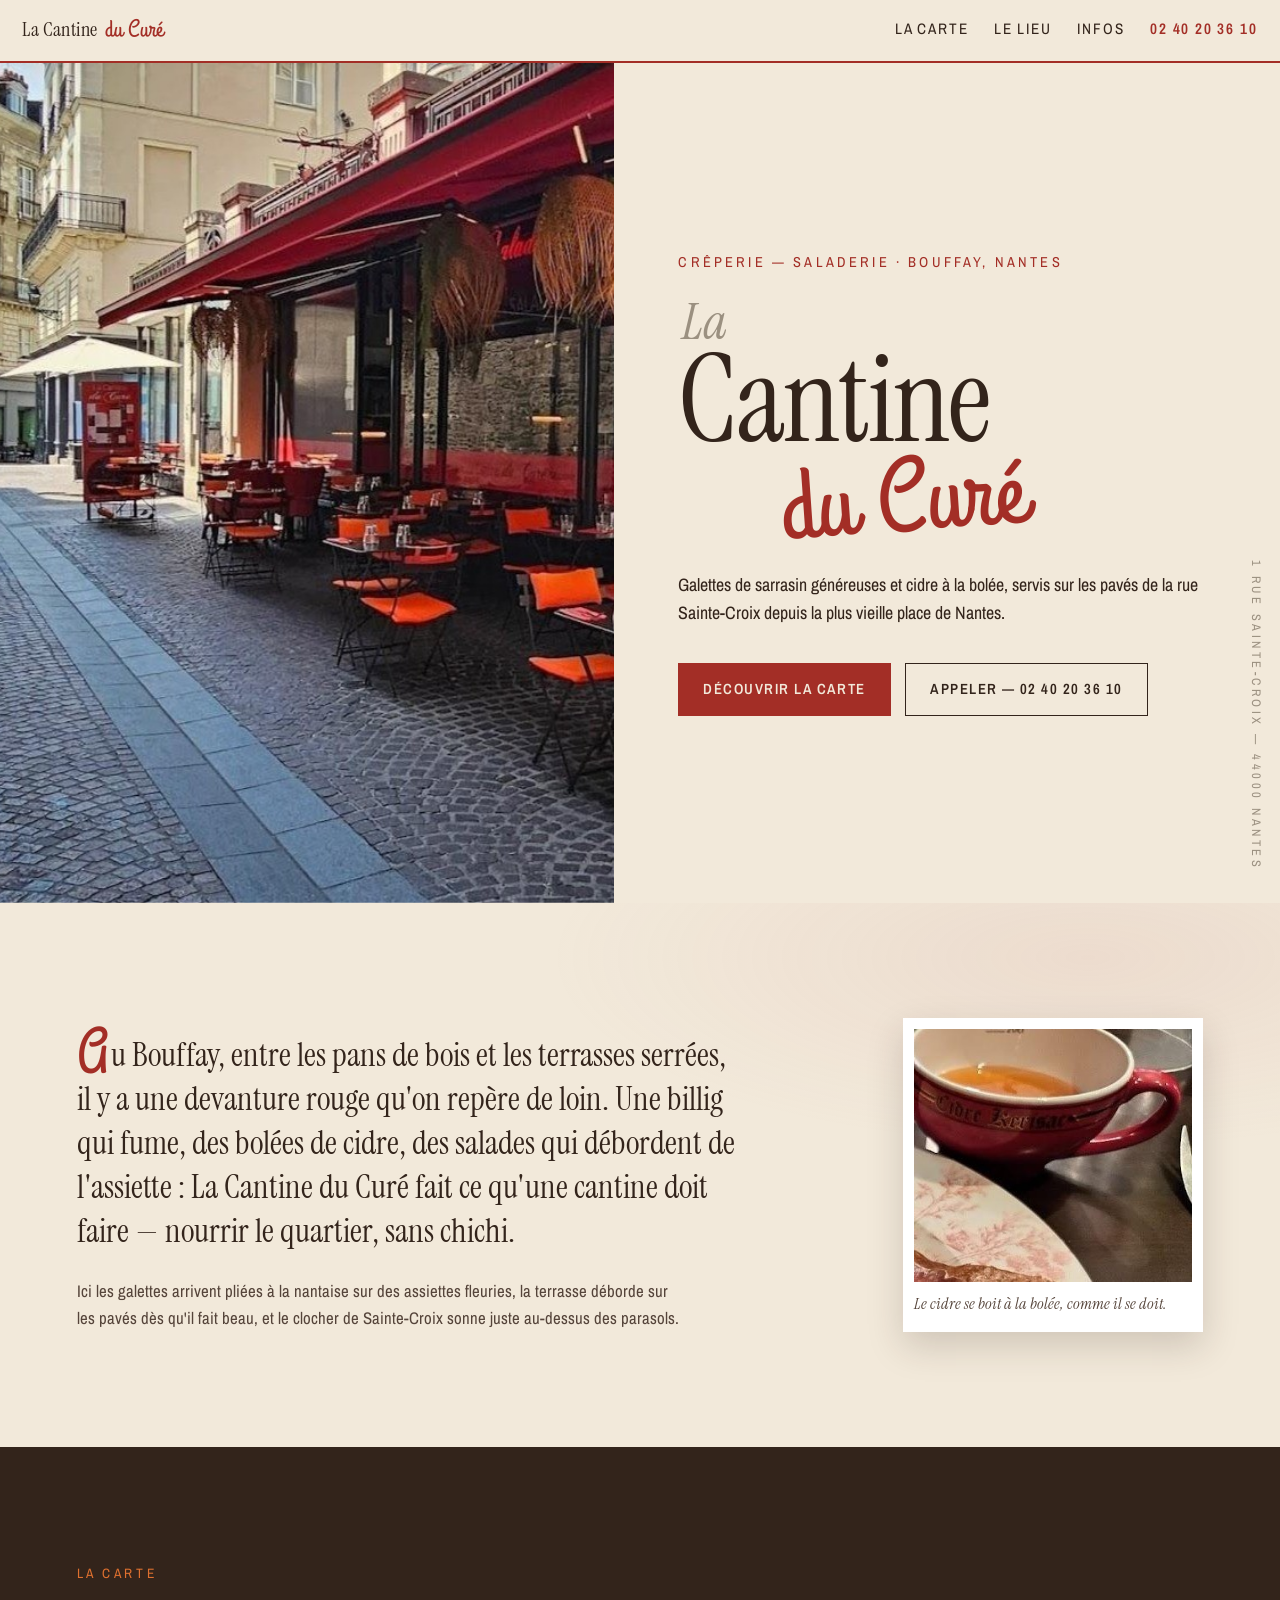
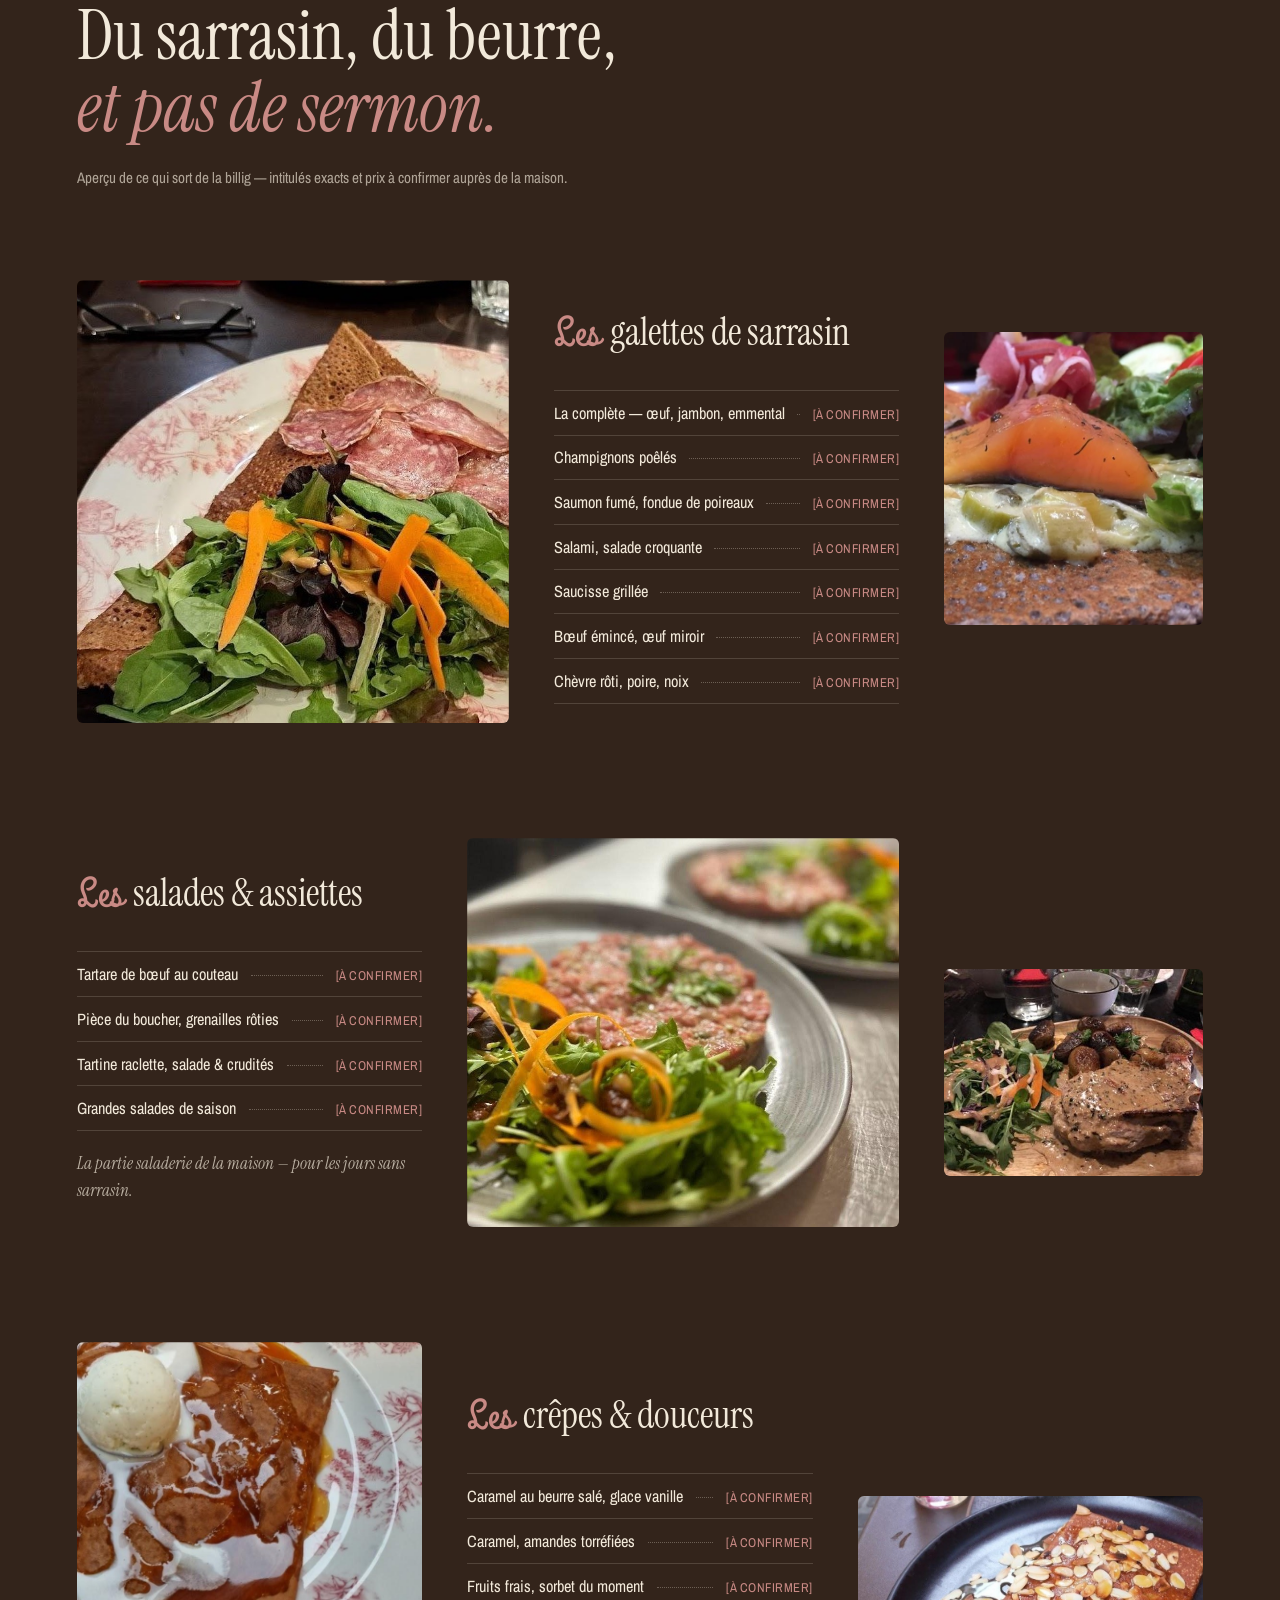
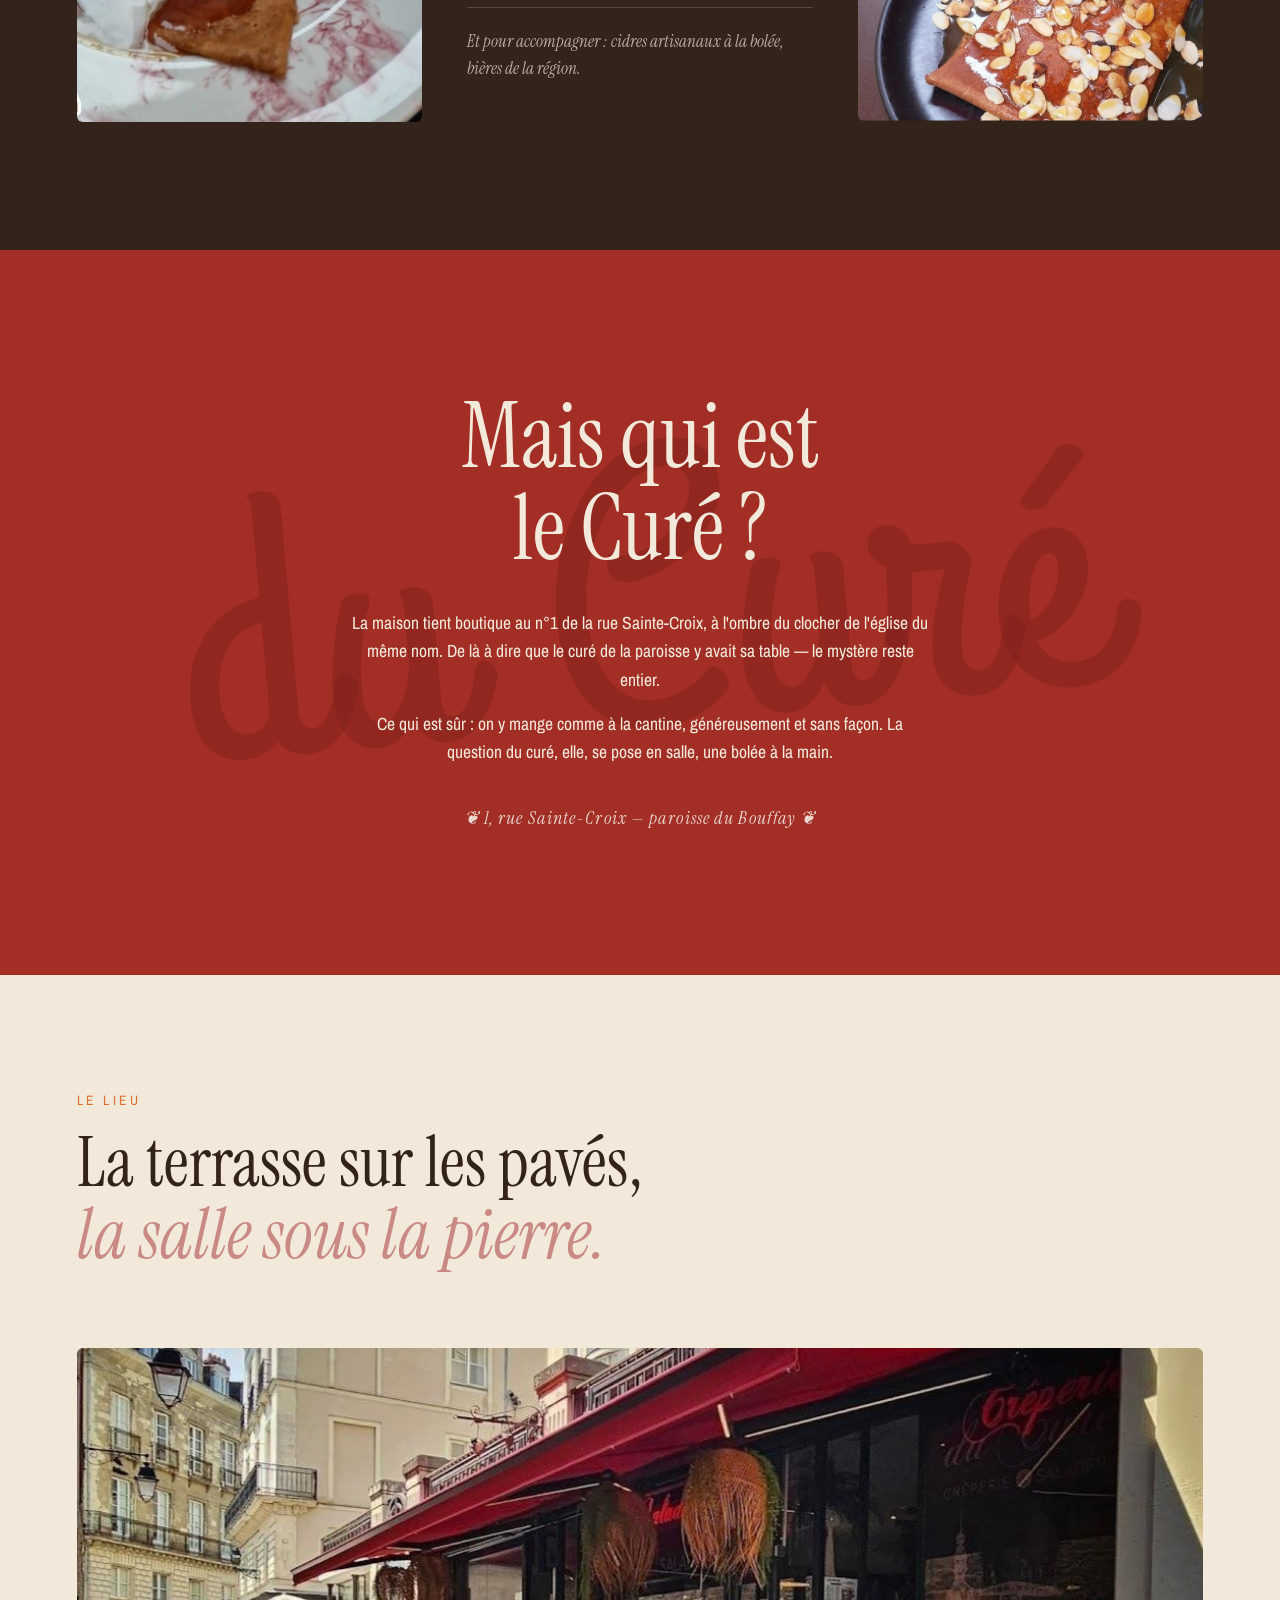
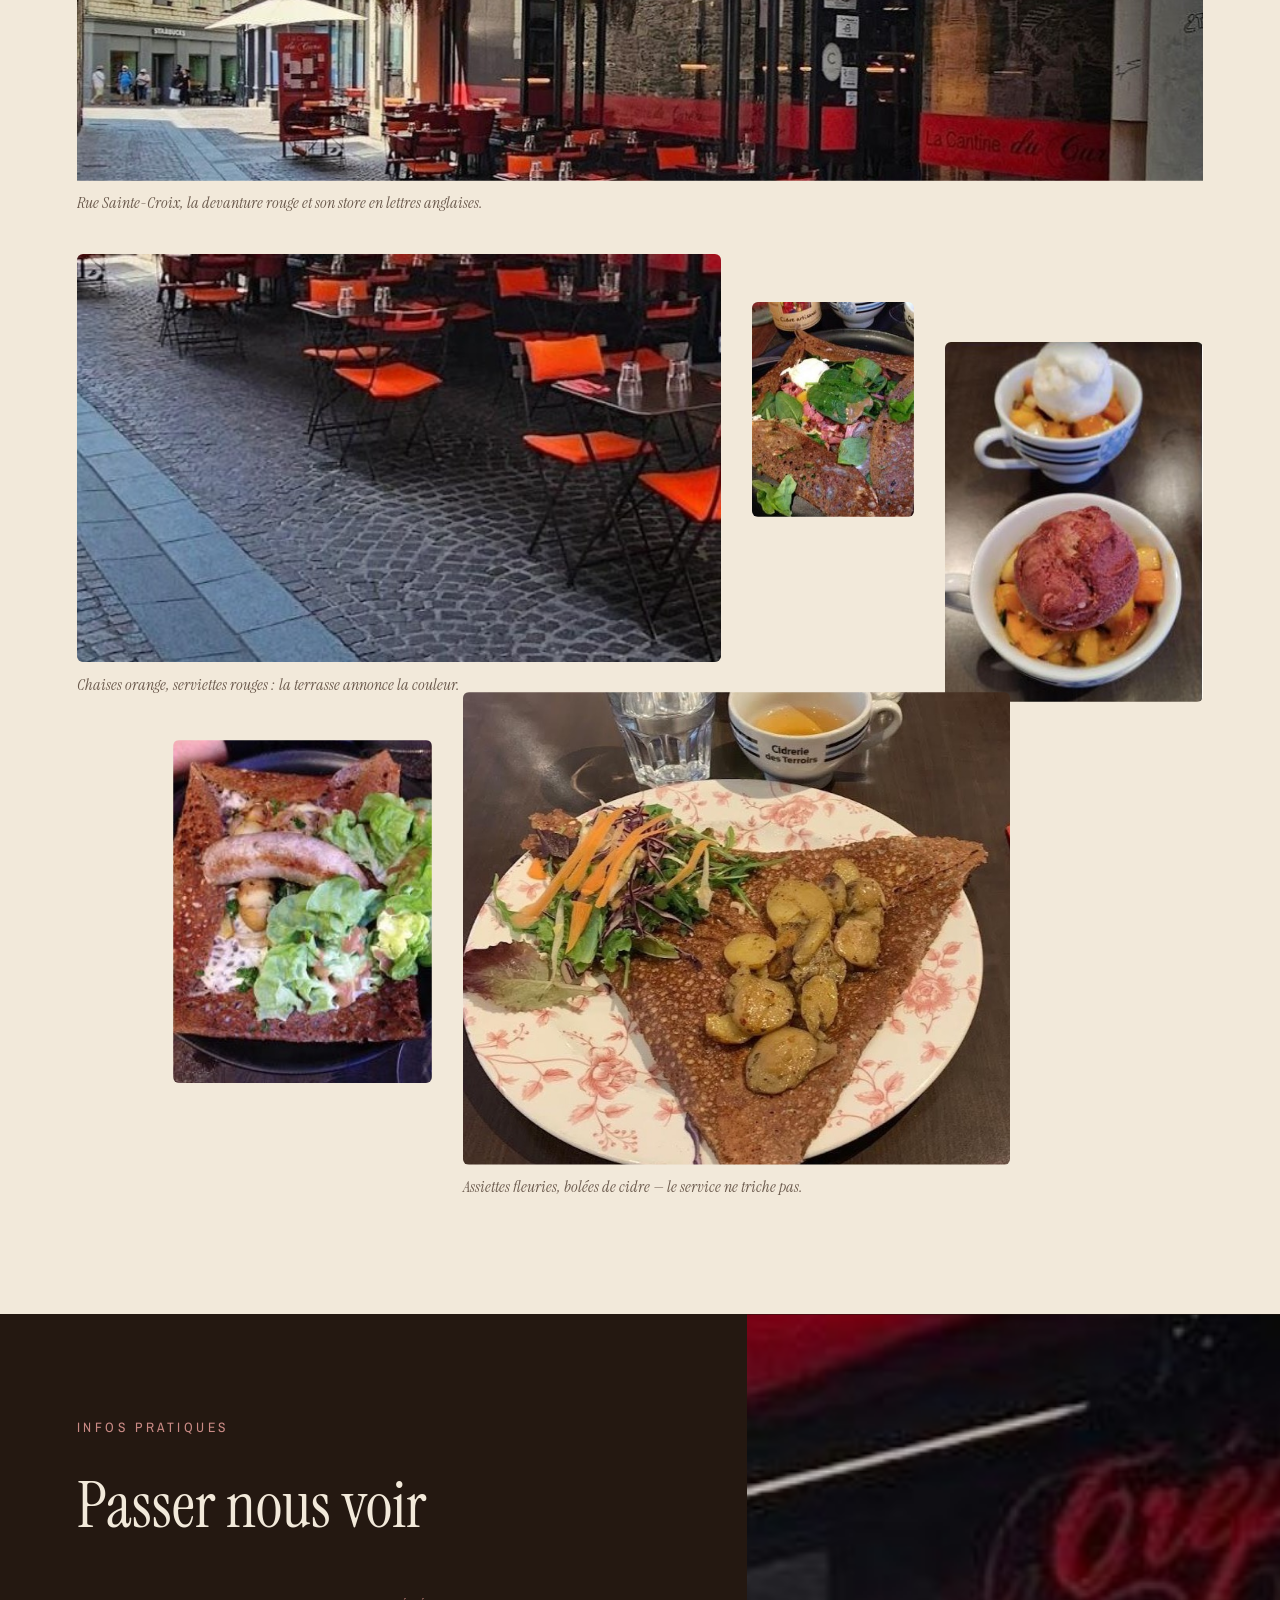
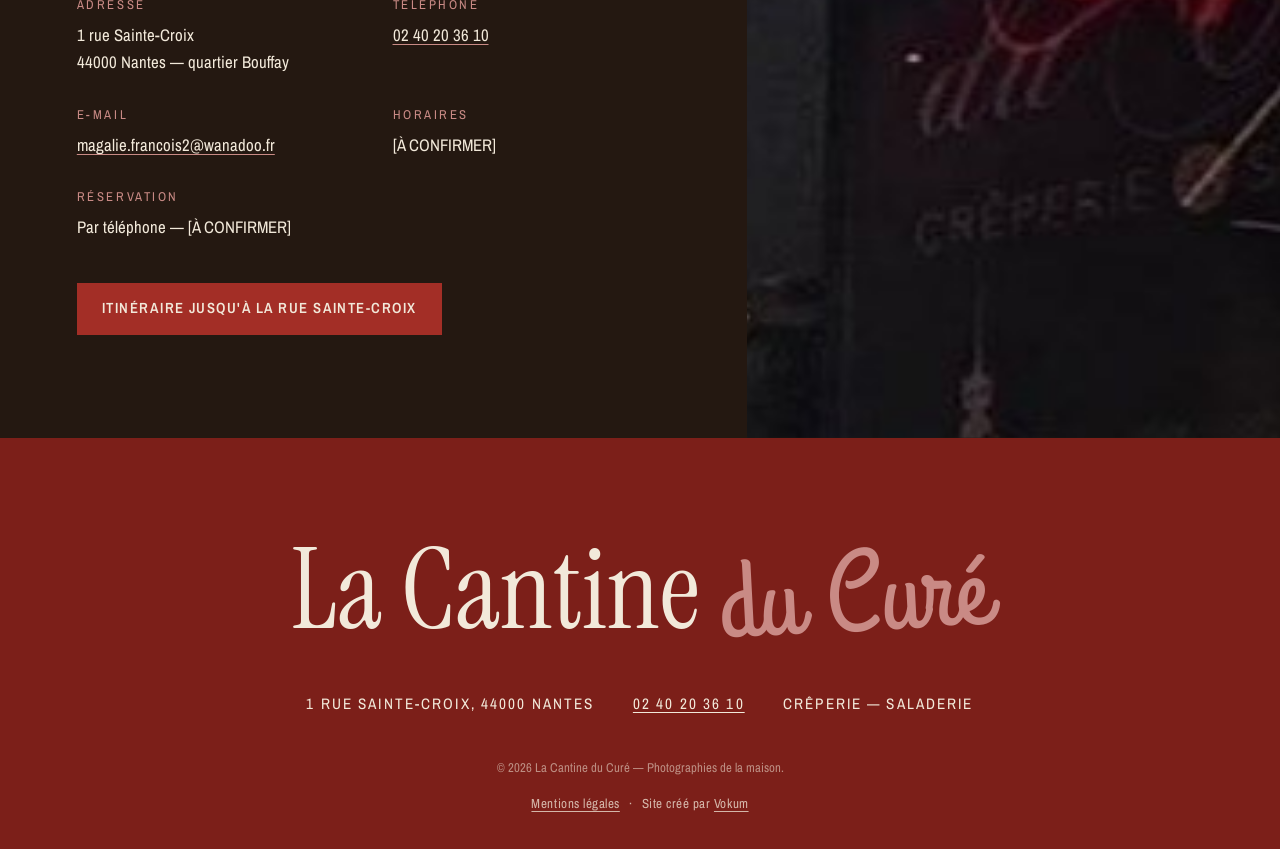
<file: index.html>
<!DOCTYPE html>
<html lang="fr">
<head>
  <meta charset="UTF-8">
  <meta name="viewport" content="width=device-width, initial-scale=1.0">
  <title>La Cantine du Curé — Crêperie &amp; saladerie au Bouffay, Nantes</title>
<link rel="canonical" href="https://lacantineducure-site.vercel.app/">
  <meta name="description" content="La Cantine du Curé, crêperie-saladerie au cœur du Bouffay à Nantes. Galettes de sarrasin généreuses, cidre à la bolée et terrasse sur les pavés de la rue Sainte-Croix.">
  <meta property="og:title" content="La Cantine du Curé — Crêperie &amp; saladerie au Bouffay, Nantes">
  <meta property="og:description" content="Galettes de sarrasin, cidre à la bolée et terrasse sur les pavés, à l'ombre du clocher de Sainte-Croix.">
  <meta property="og:image" content="https://lacantineducure-site.vercel.app/photos/facade.jpg">
  <meta property="og:type" content="website">
  <meta property="og:locale" content="fr_FR">
  <link rel="preconnect" href="https://fonts.googleapis.com">
  <link rel="preconnect" href="https://fonts.gstatic.com" crossorigin>
  <link href="https://fonts.googleapis.com/css2?family=Instrument+Serif:ital@0;1&family=Grand+Hotel&family=Archivo+Narrow:wght@400;500;600&display=swap" rel="stylesheet">
  <link rel="stylesheet" href="styles.css">
  <script>
    (function () {
      var noanim = window.location.search.indexOf('noanim') !== -1;
      var reduce = window.matchMedia && window.matchMedia('(prefers-reduced-motion: reduce)').matches;
      if (!noanim && !reduce) document.documentElement.classList.add('anim-open');
    })();
  </script>
  <script type="application/ld+json">
{
  "@context": "https://schema.org",
  "@type": "Restaurant",
  "name": "La Cantine du Curé",
  "servesCuisine": [
    "Crêperie",
    "Saladerie"
  ],
  "address": {
    "@type": "PostalAddress",
    "streetAddress": "1 rue Sainte-Croix",
    "addressLocality": "Nantes",
    "postalCode": "44000",
    "addressCountry": "FR"
  },
  "telephone": "+33240203610",
  "email": "magalie.francois2@wanadoo.fr",
  "url": "https://lacantineducure-site.vercel.app/",
  "image": "https://lacantineducure-site.vercel.app/photos/facade.jpg"
}
</script>
</head>
<body>

  <div class="ouverture" id="ouverture" aria-hidden="true">
    <div class="ouverture-inner">
      <p class="ouverture-sur">Crêperie — Saladerie · Bouffay</p>
      <p class="ouverture-cantine">La Cantine</p>
      <p class="ouverture-cure">du Curé</p>
      <p class="ouverture-orn">❦</p>
    </div>
  </div>

  <a class="skip-link" href="#carte">Aller à la carte</a>

  <header class="site-header" id="haut">
    <a href="#haut" class="brand" aria-label="La Cantine du Curé — retour en haut">
      <span class="brand-cantine">La Cantine</span>
      <span class="brand-cure">du Curé</span>
    </a>
    <nav class="site-nav" aria-label="Navigation principale">
      <a href="#carte">La carte</a>
      <a href="#lieu">Le lieu</a>
      <a href="#infos">Infos</a>
      <a href="tel:+33240203610" class="nav-tel">02 40 20 36 10</a>
    </nav>
    <button class="nav-toggle" aria-label="Ouvrir le menu" aria-expanded="false" aria-controls="menu-mobile">
      <span></span><span></span>
    </button>
  </header>

  <div class="menu-mobile" id="menu-mobile" hidden>
    <a href="#carte">La carte</a>
    <a href="#lieu">Le lieu</a>
    <a href="#infos">Infos</a>
    <a href="tel:+33240203610">02 40 20 36 10</a>
  </div>

  <!-- ============ HERO ============ -->
  <section class="hero">
    <figure class="hero-photo">
      <img src="photos/facade.jpg" alt="La façade rouge de La Cantine du Curé et sa terrasse aux chaises orange, sur les pavés de la rue Sainte-Croix à Nantes" fetchpriority="high" width="742" height="738" decoding="async">
    </figure>
    <div class="hero-panel">
      <p class="hero-sur">Crêperie — Saladerie · Bouffay, Nantes</p>
      <h1 class="hero-titre">
        <span class="ht-1">La</span>
        <span class="ht-2">Cantine</span>
        <span class="ht-3">du Curé</span>
      </h1>
      <p class="hero-promesse">Galettes de sarrasin généreuses et cidre à la bolée, servis sur les pavés de la rue Sainte-Croix depuis la plus vieille place de Nantes.</p>
      <div class="hero-actions">
        <a class="btn btn-plein" href="#carte">Découvrir la carte</a>
        <a class="btn btn-ligne" href="tel:+33240203610">Appeler — 02 40 20 36 10</a>
      </div>
    </div>
    <p class="hero-vertical" aria-hidden="true">1 rue Sainte-Croix — 44000 Nantes</p>
  </section>

  <!-- ============ INTRO ============ -->
  <section class="intro">
    <div class="intro-texte reveal">
      <p class="intro-lead"><span class="lettrine">A</span>u Bouffay, entre les pans de bois et les terrasses serrées, il y a une devanture rouge qu'on repère de loin. Une billig qui fume, des bolées de cidre, des salades qui débordent de l'assiette&nbsp;: La Cantine du Curé fait ce qu'une cantine doit faire — nourrir le quartier, sans chichi.</p>
      <p>Ici les galettes arrivent pliées à la nantaise sur des assiettes fleuries, la terrasse déborde sur les pavés dès qu'il fait beau, et le clocher de Sainte-Croix sonne juste au-dessus des parasols.</p>
    </div>
    <figure class="intro-bolee reveal">
      <img src="photos/bolee-cidre.jpg" alt="Bolée de cidre Kerisac en céramique rouge" loading="lazy" width="330" height="300" decoding="async">
      <figcaption>Le cidre se boit à la bolée, comme il se doit.</figcaption>
    </figure>
  </section>

  <!-- ============ CARTE ============ -->
  <section class="carte" id="carte">
    <header class="carte-entete reveal">
      <p class="sur-titre">La carte</p>
      <h2>Du sarrasin, du beurre,<br><em>et pas de sermon.</em></h2>
      <p class="carte-note">Aperçu de ce qui sort de la billig — intitulés exacts et prix à confirmer auprès de la maison.</p>
    </header>

    <!-- Volet galettes -->
    <article class="volet volet-galettes">
      <figure class="volet-photo reveal-clip">
        <img src="photos/galette-salami.jpg" alt="Galette de sarrasin au salami et salade, servie sur une assiette en toile de Jouy avec une bolée de cidre Kerisac" loading="lazy" width="644" height="668" decoding="async">
      </figure>
      <div class="volet-liste reveal">
        <h3><span class="script-accent">Les</span> galettes de sarrasin</h3>
        <ul class="menu-liste">
          <li><span class="plat">La complète — œuf, jambon, emmental</span><span class="prix">[À CONFIRMER]</span></li>
          <li><span class="plat">Champignons poêlés</span><span class="prix">[À CONFIRMER]</span></li>
          <li><span class="plat">Saumon fumé, fondue de poireaux</span><span class="prix">[À CONFIRMER]</span></li>
          <li><span class="plat">Salami, salade croquante</span><span class="prix">[À CONFIRMER]</span></li>
          <li><span class="plat">Saucisse grillée</span><span class="prix">[À CONFIRMER]</span></li>
          <li><span class="plat">Bœuf émincé, œuf miroir</span><span class="prix">[À CONFIRMER]</span></li>
          <li><span class="plat">Chèvre rôti, poire, noix</span><span class="prix">[À CONFIRMER]</span></li>
        </ul>
      </div>
      <figure class="volet-insert reveal-clip">
        <img src="photos/galette-saumon.jpg" alt="Gros plan sur une galette au saumon fumé et à la fondue de poireaux" loading="lazy" width="828" height="665" decoding="async">
      </figure>
    </article>

    <!-- Volet assiettes -->
    <article class="volet volet-assiettes">
      <div class="volet-liste reveal">
        <h3><span class="script-accent">Les</span> salades &amp; assiettes</h3>
        <ul class="menu-liste">
          <li><span class="plat">Tartare de bœuf au couteau</span><span class="prix">[À CONFIRMER]</span></li>
          <li><span class="plat">Pièce du boucher, grenailles rôties</span><span class="prix">[À CONFIRMER]</span></li>
          <li><span class="plat">Tartine raclette, salade &amp; crudités</span><span class="prix">[À CONFIRMER]</span></li>
          <li><span class="plat">Grandes salades de saison</span><span class="prix">[À CONFIRMER]</span></li>
        </ul>
        <p class="volet-mention">La partie saladerie de la maison — pour les jours sans sarrasin.</p>
      </div>
      <figure class="volet-photo reveal-clip">
        <img src="photos/tartare.jpg" alt="Tartare de bœuf au couteau et salade aux copeaux de carotte" loading="lazy" width="830" height="742" decoding="async">
      </figure>
      <figure class="volet-insert insert-bas reveal-clip">
        <img src="photos/piece-boucher.jpg" alt="Pièce du boucher sauce au poivre et pommes grenailles" loading="lazy" width="432" height="316" decoding="async">
      </figure>
    </article>

    <!-- Volet douceurs -->
    <article class="volet volet-douceurs">
      <figure class="volet-photo reveal-clip">
        <img src="photos/crepe-glace-caramel.jpg" alt="Crêpe au caramel au beurre salé et glace vanille sur assiette en toile de Jouy" loading="lazy" width="720" height="800" decoding="async">
      </figure>
      <div class="volet-liste reveal">
        <h3><span class="script-accent">Les</span> crêpes &amp; douceurs</h3>
        <ul class="menu-liste">
          <li><span class="plat">Caramel au beurre salé, glace vanille</span><span class="prix">[À CONFIRMER]</span></li>
          <li><span class="plat">Caramel, amandes torréfiées</span><span class="prix">[À CONFIRMER]</span></li>
          <li><span class="plat">Fruits frais, sorbet du moment</span><span class="prix">[À CONFIRMER]</span></li>
        </ul>
        <p class="volet-mention">Et pour accompagner&nbsp;: cidres artisanaux à la bolée, bières de la région.</p>
      </div>
      <figure class="volet-insert reveal-clip">
        <img src="photos/crepe-caramel-amandes.jpg" alt="Crêpe nappée de caramel et d'amandes effilées torréfiées, servie en terrasse" loading="lazy" width="968" height="558" decoding="async">
      </figure>
    </article>
  </section>

  <!-- ============ SIGNATURE ============ -->
  <section class="cure">
    <div class="cure-inner">
      <p class="cure-script" aria-hidden="true">du Curé</p>
      <h2 class="reveal">Mais qui est<br>le Curé&nbsp;?</h2>
      <div class="cure-texte reveal">
        <p>La maison tient boutique au n°1 de la rue Sainte-Croix, à l'ombre du clocher de l'église du même nom. De là à dire que le curé de la paroisse y avait sa table&nbsp;— le mystère reste entier.</p>
        <p>Ce qui est sûr&nbsp;: on y mange comme à la cantine, généreusement et sans façon. La question du curé, elle, se pose en salle, une bolée à la main.</p>
      </div>
      <p class="cure-adresse reveal">❦ 1, rue Sainte-Croix — paroisse du Bouffay ❦</p>
    </div>
  </section>

  <!-- ============ LIEU / AMBIANCE ============ -->
  <section class="lieu" id="lieu">
    <header class="lieu-entete reveal">
      <p class="sur-titre">Le lieu</p>
      <h2>La terrasse sur les pavés,<br><em>la salle sous la pierre.</em></h2>
    </header>

    <figure class="lieu-bandeau reveal-clip">
      <img src="photos/facade-bandeau.jpg" alt="Le store rouge de la crêperie et les toits du Bouffay, rue Sainte-Croix" loading="lazy" width="1106" height="425" decoding="async">
      <figcaption>Rue Sainte-Croix, la devanture rouge et son store en lettres anglaises.</figcaption>
    </figure>

    <div class="lieu-galerie">
      <figure class="lg-terrasse reveal-clip">
        <img src="photos/terrasse.jpg" alt="Les chaises pliantes orange de la terrasse sur les pavés du Bouffay" loading="lazy" width="505" height="320" decoding="async">
        <figcaption>Chaises orange, serviettes rouges&nbsp;: la terrasse annonce la couleur.</figcaption>
      </figure>
      <figure class="lg-oeuf reveal-clip">
        <img src="photos/galette-oeuf.jpg" alt="Galette garnie servie sur plaque, vue en salle" loading="lazy" width="234" height="310" decoding="async">
      </figure>
      <figure class="lg-sorbet reveal-clip">
        <img src="photos/dessert-sorbet.jpg" alt="Coupes de fruits frais et sorbets dans des bols en céramique" loading="lazy" width="248" height="345" decoding="async">
      </figure>
      <figure class="lg-saucisse reveal-clip">
        <img src="photos/galette-saucisse.jpg" alt="Galette à la saucisse grillée et salade verte" loading="lazy" width="234" height="310" decoding="async">
      </figure>
      <figure class="lg-champi reveal-clip">
        <img src="photos/galette-champignons.jpg" alt="Galette aux champignons poêlés sur assiette en toile de Jouy, bolée de la Cidrerie des Terroirs" loading="lazy" width="696" height="673" decoding="async">
        <figcaption>Assiettes fleuries, bolées de cidre — le service ne triche pas.</figcaption>
      </figure>
    </div>
  </section>

  <!-- ============ INFOS ============ -->
  <section class="infos" id="infos">
    <div class="infos-bloc reveal">
      <p class="sur-titre clair">Infos pratiques</p>
      <h2>Passer nous voir</h2>
      <dl class="infos-liste">
        <div>
          <dt>Adresse</dt>
          <dd>1 rue Sainte-Croix<br>44000 Nantes — quartier Bouffay</dd>
        </div>
        <div>
          <dt>Téléphone</dt>
          <dd><a href="tel:+33240203610">02 40 20 36 10</a></dd>
        </div>
        <div>
          <dt>E-mail</dt>
          <dd><a href="mailto:magalie.francois2@wanadoo.fr">magalie.francois2@wanadoo.fr</a></dd>
        </div>
        <div>
          <dt>Horaires</dt>
          <dd>[À CONFIRMER]</dd>
        </div>
        <div>
          <dt>Réservation</dt>
          <dd>Par téléphone — [À CONFIRMER]</dd>
        </div>
      </dl>
      <a class="btn btn-plein" href="https://www.google.com/maps/dir/?api=1&destination=1+rue+Sainte-Croix+44000+Nantes" target="_blank" rel="noopener">Itinéraire jusqu'à la rue Sainte-Croix</a>
    </div>
    <figure class="infos-photo reveal-clip">
      <img src="photos/enseigne-script.jpg" alt="Le lettrage anglais « Crêperie du Curé » peint sur le store rouge" loading="lazy" width="456" height="200" decoding="async">
    </figure>
  </section>

  <!-- ============ FOOTER ============ -->
  <footer class="footer">
    <p class="footer-script">La Cantine <span>du Curé</span></p>
    <div class="footer-ligne">
      <p>1 rue Sainte-Croix, 44000 Nantes</p>
      <a href="tel:+33240203610">02 40 20 36 10</a>
      <p>Crêperie — Saladerie</p>
    </div>
    <p class="footer-mention">© <span id="annee">2026</span> La Cantine du Curé — Photographies de la maison.</p>
    <p class="footer-legal">
      <a href="mentions-legales.html">Mentions légales</a>
      <span aria-hidden="true">·</span>
      Site créé par <a href="https://vokumagency.com" target="_blank" rel="noopener">Vokum</a>
    </p>
  </footer>

  <script src="script.js"></script>
</body>
</html>
</file>
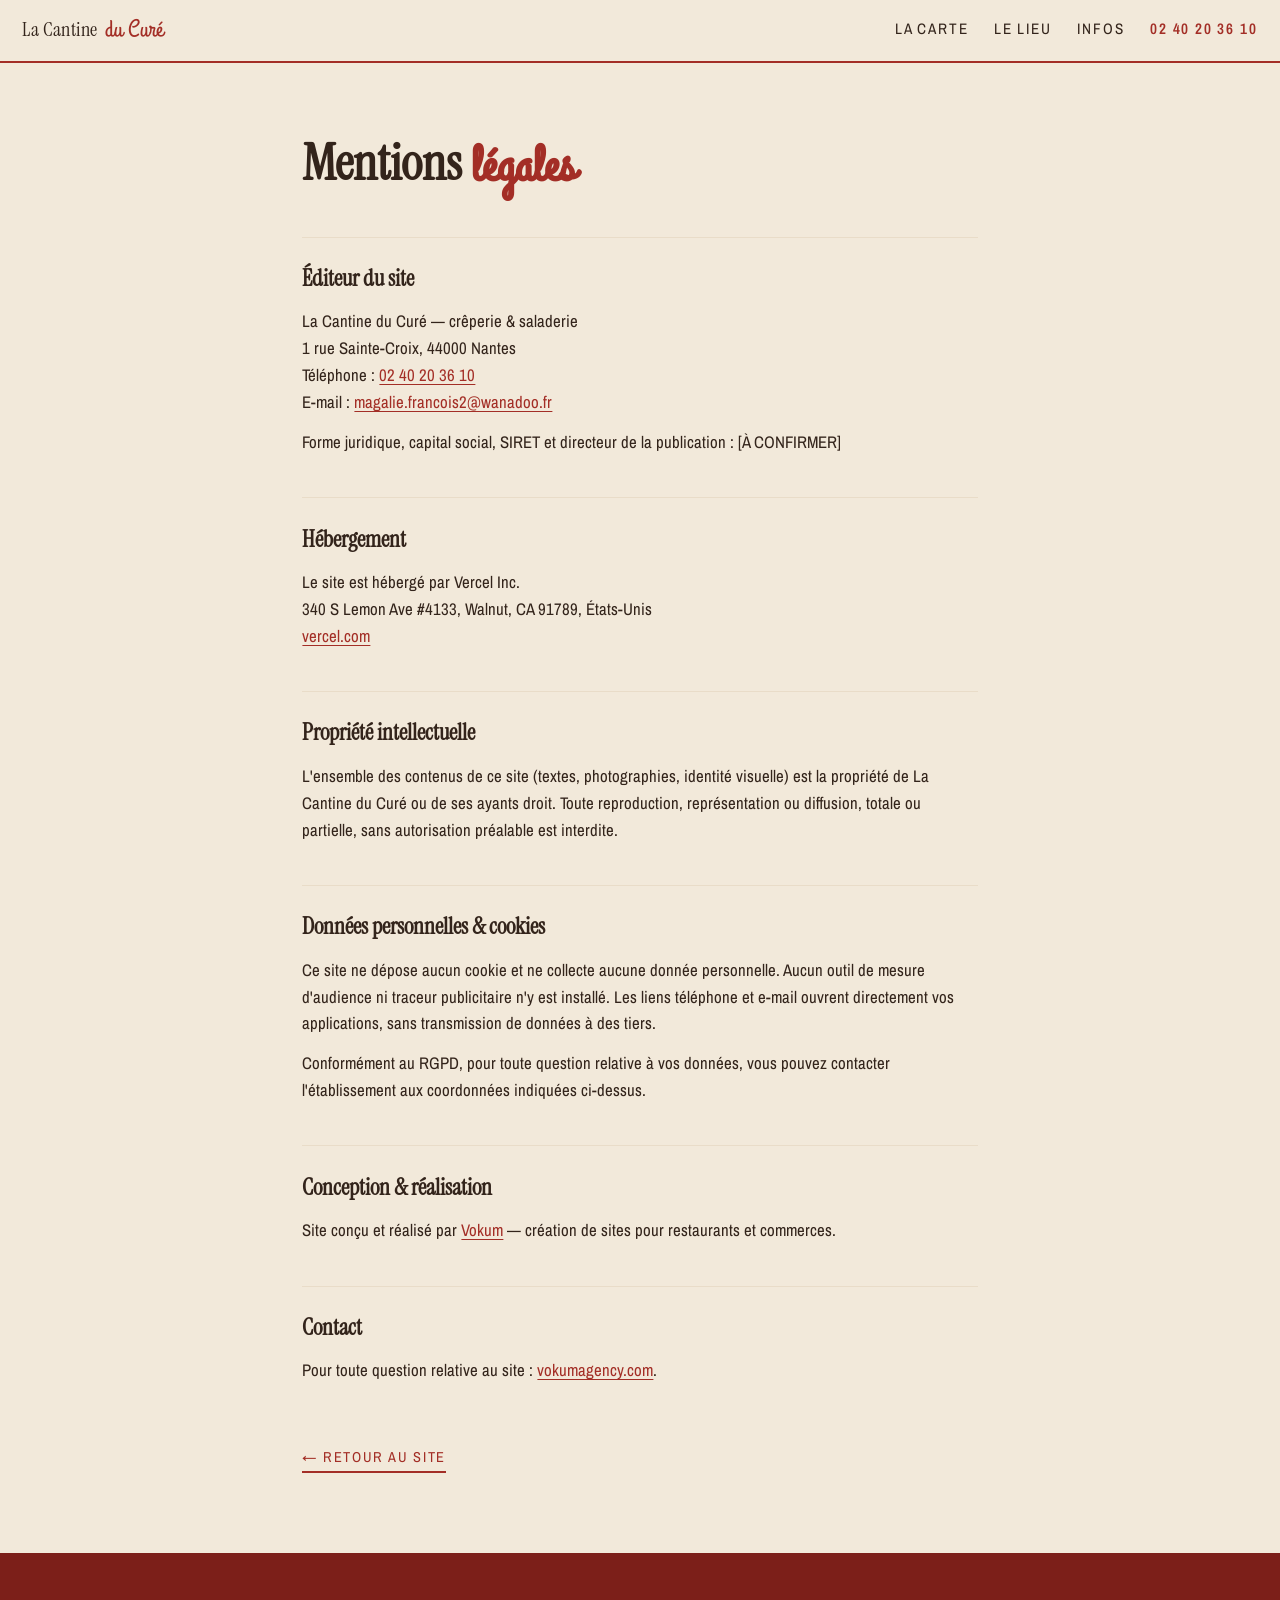
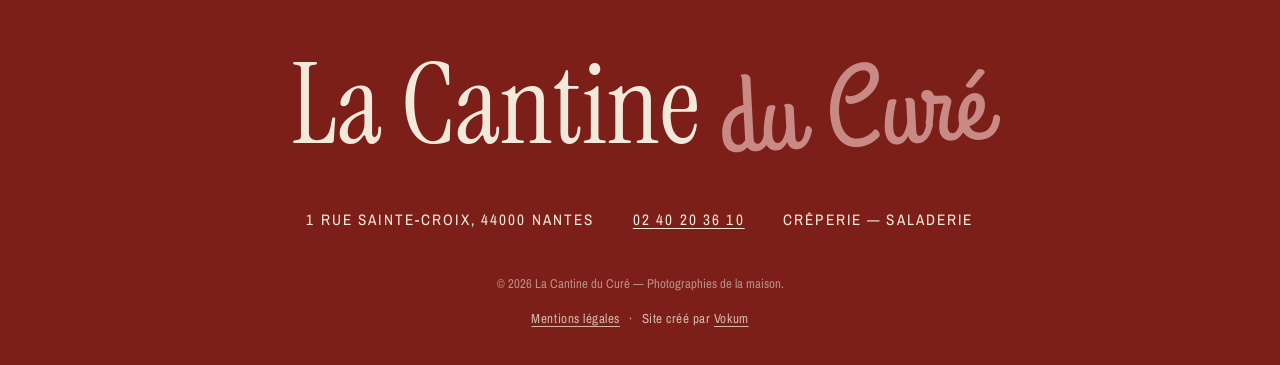
<file: mentions-legales.html>
<!DOCTYPE html>
<html lang="fr">
<head>
  <meta charset="UTF-8">
  <meta name="viewport" content="width=device-width, initial-scale=1.0">
  <title>Mentions légales — La Cantine du Curé, Nantes</title>
<link rel="canonical" href="https://lacantineducure-site.vercel.app/mentions-legales.html">
  <meta name="robots" content="noindex">
  <link rel="preconnect" href="https://fonts.googleapis.com">
  <link rel="preconnect" href="https://fonts.gstatic.com" crossorigin>
  <link href="https://fonts.googleapis.com/css2?family=Instrument+Serif:ital@0;1&family=Grand+Hotel&family=Archivo+Narrow:wght@400;500;600&display=swap" rel="stylesheet">
  <link rel="stylesheet" href="styles.css">
</head>
<body>

  <header class="site-header">
    <a href="index.html" class="brand" aria-label="La Cantine du Curé — retour à l'accueil">
      <span class="brand-cantine">La Cantine</span>
      <span class="brand-cure">du Curé</span>
    </a>
    <nav class="site-nav" aria-label="Navigation principale">
      <a href="index.html#carte">La carte</a>
      <a href="index.html#lieu">Le lieu</a>
      <a href="index.html#infos">Infos</a>
      <a href="tel:+33240203610" class="nav-tel">02 40 20 36 10</a>
    </nav>
  </header>

  <main class="legal">
    <h1>Mentions <em>légales</em></h1>

    <h2>Éditeur du site</h2>
    <p>La Cantine du Curé — crêperie &amp; saladerie<br>
    1 rue Sainte-Croix, 44000 Nantes<br>
    Téléphone&nbsp;: <a href="tel:+33240203610">02 40 20 36 10</a><br>
    E-mail&nbsp;: <a href="mailto:magalie.francois2@wanadoo.fr">magalie.francois2@wanadoo.fr</a></p>
    <p>Forme juridique, capital social, SIRET et directeur de la publication&nbsp;: [À CONFIRMER]</p>

    <h2>Hébergement</h2>
    <p>Le site est hébergé par Vercel Inc.<br>
    340 S Lemon Ave #4133, Walnut, CA 91789, États-Unis<br>
    <a href="https://vercel.com" target="_blank" rel="noopener">vercel.com</a></p>

    <h2>Propriété intellectuelle</h2>
    <p>L'ensemble des contenus de ce site (textes, photographies, identité visuelle) est la propriété de La Cantine du Curé ou de ses ayants droit. Toute reproduction, représentation ou diffusion, totale ou partielle, sans autorisation préalable est interdite.</p>

    <h2>Données personnelles &amp; cookies</h2>
    <p>Ce site ne dépose aucun cookie et ne collecte aucune donnée personnelle. Aucun outil de mesure d'audience ni traceur publicitaire n'y est installé. Les liens téléphone et e-mail ouvrent directement vos applications, sans transmission de données à des tiers.</p>
    <p>Conformément au RGPD, pour toute question relative à vos données, vous pouvez contacter l'établissement aux coordonnées indiquées ci-dessus.</p>

    <h2>Conception &amp; réalisation</h2>
    <p>Site conçu et réalisé par <a href="https://vokumagency.com" target="_blank" rel="noopener">Vokum</a> — création de sites pour restaurants et commerces.</p>

    <h2>Contact</h2>
    <p>Pour toute question relative au site&nbsp;: <a href="https://vokumagency.com" target="_blank" rel="noopener">vokumagency.com</a>.</p>

    <a class="legal-retour" href="index.html">← Retour au site</a>
  </main>

  <footer class="footer">
    <p class="footer-script">La Cantine <span>du Curé</span></p>
    <div class="footer-ligne">
      <p>1 rue Sainte-Croix, 44000 Nantes</p>
      <a href="tel:+33240203610">02 40 20 36 10</a>
      <p>Crêperie — Saladerie</p>
    </div>
    <p class="footer-mention">© <span id="annee">2026</span> La Cantine du Curé — Photographies de la maison.</p>
    <p class="footer-legal">
      <a href="mentions-legales.html">Mentions légales</a>
      <span aria-hidden="true">·</span>
      Site créé par <a href="https://vokumagency.com" target="_blank" rel="noopener">Vokum</a>
    </p>
  </footer>

  <script src="script.js"></script>
</body>
</html>
</file>
<file: styles.css>
/* ==========================================================
   La Cantine du Curé — Bouffay, Nantes
   DA « La paroisse gourmande » : carmin du store, crème beurre,
   rose toile de Jouy, brun sarrasin, orange des chaises.
   ========================================================== */

:root {
  --creme: #F2E9DA;
  --creme-fonce: #E9DCC8;
  --carmin: #A32E26;
  --carmin-sombre: #7C1F19;
  --rose-toile: #C98A85;
  --rose-pale: #E9D6CE;
  --sarrasin: #33241B;
  --sarrasin-nuit: #241811;
  --orange-chaise: #DE702F;
  --pierre: #9B9080;

  --serif: "Instrument Serif", Georgia, serif;
  --script: "Grand Hotel", cursive;
  --grotesque: "Archivo Narrow", "Helvetica Neue", Arial, sans-serif;
}

* { margin: 0; padding: 0; box-sizing: border-box; }

html { scroll-behavior: smooth; }

body {
  background: var(--creme);
  color: var(--sarrasin);
  font-family: var(--grotesque);
  font-size: 1.05rem;
  line-height: 1.6;
  -webkit-font-smoothing: antialiased;
}

img { max-width: 100%; height: auto; display: block; }

a { color: inherit; }

::selection { background: var(--carmin); color: var(--creme); }

.skip-link {
  position: absolute;
  left: -999px;
  top: 0;
  background: var(--carmin);
  color: var(--creme);
  padding: .6rem 1rem;
  z-index: 100;
}
.skip-link:focus { left: 0; }

/* ---------- Header ---------- */

.site-header {
  position: sticky;
  top: 0;
  z-index: 50;
  display: flex;
  align-items: center;
  justify-content: space-between;
  padding: .7rem 1.4rem;
  background: var(--creme);
  border-bottom: 2px solid var(--carmin);
}

.brand {
  text-decoration: none;
  display: flex;
  align-items: baseline;
  gap: .45rem;
}
.brand-cantine {
  font-family: var(--serif);
  font-size: 1.25rem;
  letter-spacing: .02em;
}
.brand-cure {
  font-family: var(--script);
  font-size: 1.5rem;
  color: var(--carmin);
}

.site-nav {
  display: flex;
  align-items: center;
  gap: 1.6rem;
}
.site-nav a {
  text-decoration: none;
  font-size: .95rem;
  text-transform: uppercase;
  letter-spacing: .12em;
  padding: .2rem 0;
  border-bottom: 2px solid transparent;
  transition: border-color .25s ease, color .25s ease;
}
.site-nav a:hover,
.site-nav a:focus-visible { border-color: var(--carmin); color: var(--carmin); }

.nav-tel {
  font-weight: 600;
  color: var(--carmin);
}

.nav-toggle {
  display: none;
  background: none;
  border: none;
  width: 42px;
  height: 36px;
  cursor: pointer;
  position: relative;
}
.nav-toggle span {
  position: absolute;
  left: 8px;
  right: 8px;
  height: 2px;
  background: var(--sarrasin);
  transition: transform .3s ease, top .3s ease;
}
.nav-toggle span:first-child { top: 13px; }
.nav-toggle span:last-child { top: 21px; }
.nav-toggle[aria-expanded="true"] span:first-child { top: 17px; transform: rotate(45deg); }
.nav-toggle[aria-expanded="true"] span:last-child { top: 17px; transform: rotate(-45deg); }

.menu-mobile[hidden] { display: none; }

.menu-mobile {
  position: sticky;
  top: 58px;
  z-index: 49;
  background: var(--carmin);
  display: flex;
  flex-direction: column;
  padding: 1rem 1.4rem 1.4rem;
  gap: .4rem;
}
.menu-mobile a {
  color: var(--creme);
  text-decoration: none;
  font-family: var(--serif);
  font-size: 1.6rem;
  padding: .35rem 0;
  border-bottom: 1px solid rgba(242, 233, 218, .25);
}

/* ---------- Boutons ---------- */

.btn {
  display: inline-block;
  text-decoration: none;
  font-family: var(--grotesque);
  font-weight: 600;
  font-size: .92rem;
  text-transform: uppercase;
  letter-spacing: .1em;
  padding: .85rem 1.5rem;
  transition: background .25s ease, color .25s ease, border-color .25s ease;
}
.btn-plein {
  background: var(--carmin);
  color: var(--creme);
  border: 1px solid var(--carmin);
}
.btn-plein:hover, .btn-plein:focus-visible {
  background: var(--carmin-sombre);
  border-color: var(--carmin-sombre);
}
.btn-ligne {
  border: 1px solid var(--sarrasin);
  color: var(--sarrasin);
}
.btn-ligne:hover, .btn-ligne:focus-visible {
  background: var(--sarrasin);
  color: var(--creme);
}

/* ---------- Hero ---------- */

.hero {
  position: relative;
  display: grid;
  grid-template-columns: minmax(0, 48%) minmax(0, 52%);
  min-height: calc(100vh - 60px);
  overflow: hidden;
}

.hero-photo {
  position: relative;
  overflow: hidden;
}
.hero-photo img {
  width: 100%;
  height: 100%;
  object-fit: cover;
  object-position: 62% 40%;
}

.hero-panel {
  display: flex;
  flex-direction: column;
  justify-content: center;
  padding: 4rem clamp(2rem, 6vw, 6rem) 4rem clamp(2rem, 5vw, 5rem);
  position: relative;
  background:
    linear-gradient(var(--creme), var(--creme)) padding-box;
}

.hero-sur {
  font-size: .9rem;
  text-transform: uppercase;
  letter-spacing: .22em;
  color: var(--carmin);
  margin-bottom: 1.6rem;
}

.hero-titre {
  font-family: var(--serif);
  font-weight: 400;
  line-height: .92;
  margin-bottom: 1.8rem;
}
.hero-titre span { display: block; }
.ht-1 {
  font-size: clamp(2rem, 4vw, 3.4rem);
  font-style: italic;
  color: var(--pierre);
  margin-left: .2rem;
}
.ht-2 {
  font-size: clamp(4.2rem, 9.5vw, 8.5rem);
  letter-spacing: -.015em;
}
.ht-3 {
  font-family: var(--script);
  font-size: clamp(3.6rem, 8vw, 7rem);
  color: var(--carmin);
  margin-left: clamp(2rem, 8vw, 8rem);
  margin-top: -.6rem;
  transform: rotate(-4deg);
}

.hero-promesse {
  max-width: 34rem;
  font-size: 1.12rem;
  margin-bottom: 2.2rem;
}

.hero-actions {
  display: flex;
  flex-wrap: wrap;
  gap: .9rem;
}

.hero-vertical {
  position: absolute;
  right: .9rem;
  bottom: 2rem;
  writing-mode: vertical-rl;
  font-size: .78rem;
  text-transform: uppercase;
  letter-spacing: .28em;
  color: var(--pierre);
}

/* ---------- Intro ---------- */

.intro {
  display: grid;
  grid-template-columns: minmax(0, 7fr) minmax(0, 4fr);
  gap: clamp(2rem, 6vw, 6rem);
  align-items: end;
  padding: clamp(4rem, 9vw, 8rem) clamp(1.4rem, 6vw, 7rem);
  background:
    radial-gradient(ellipse 60% 50% at 85% 10%, rgba(201, 138, 133, .14), transparent 70%),
    var(--creme);
}

.intro-lead {
  font-family: var(--serif);
  font-size: clamp(1.5rem, 2.6vw, 2.15rem);
  line-height: 1.32;
  margin-bottom: 1.6rem;
}

.lettrine {
  font-family: var(--script);
  font-size: 1.9em;
  color: var(--carmin);
  line-height: 0;
  vertical-align: -0.08em;
  padding-right: .05em;
}

.intro-texte > p:last-child {
  max-width: 38rem;
  color: #55443A;
}

.intro-bolee {
  max-width: 300px;
  justify-self: end;
  transform: rotate(2deg);
  background: #fff;
  padding: .7rem .7rem 1rem;
  box-shadow: 0 14px 34px rgba(51, 36, 27, .18);
}
.intro-bolee figcaption {
  font-family: var(--serif);
  font-style: italic;
  font-size: .98rem;
  padding-top: .6rem;
  color: #55443A;
}

/* ---------- Carte ---------- */

.carte {
  background: var(--sarrasin);
  color: var(--creme);
  padding: clamp(4rem, 9vw, 8rem) clamp(1.4rem, 6vw, 7rem) clamp(5rem, 10vw, 9rem);
}

.sur-titre {
  font-size: .85rem;
  text-transform: uppercase;
  letter-spacing: .26em;
  color: var(--orange-chaise);
  margin-bottom: 1rem;
}
.sur-titre.clair { color: var(--rose-toile); }

.carte-entete { max-width: 46rem; margin-bottom: clamp(3rem, 7vw, 6rem); }
.carte-entete h2,
.lieu-entete h2 {
  font-family: var(--serif);
  font-weight: 400;
  font-size: clamp(2.4rem, 5.4vw, 4.4rem);
  line-height: 1.04;
}
.carte-entete em, .lieu-entete em {
  color: var(--rose-toile);
}
.carte-note {
  margin-top: 1.4rem;
  font-size: .95rem;
  color: rgba(242, 233, 218, .65);
  max-width: 32rem;
}

.volet {
  display: grid;
  gap: clamp(1.4rem, 3.5vw, 3rem);
  align-items: center;
  margin-bottom: clamp(4rem, 9vw, 8rem);
}
.volet:last-child { margin-bottom: 0; }

.volet-galettes { grid-template-columns: minmax(0, 5fr) minmax(0, 4fr) minmax(0, 3fr); }
.volet-assiettes { grid-template-columns: minmax(0, 4fr) minmax(0, 5fr) minmax(0, 3fr); }
.volet-douceurs { grid-template-columns: minmax(0, 4fr) minmax(0, 4fr) minmax(0, 4fr); }

.volet-photo img, .volet-insert img {
  width: 100%;
  height: 100%;
  object-fit: cover;
}
.volet-photo { border-radius: 6px; overflow: hidden; }
.volet-insert {
  border-radius: 6px;
  overflow: hidden;
  align-self: start;
  margin-top: clamp(1rem, 4vw, 4rem);
}
.volet-insert.insert-bas { align-self: end; margin-top: 0; margin-bottom: clamp(1rem, 4vw, 4rem); }
.volet-galettes .volet-photo { aspect-ratio: 4 / 4.1; }
.volet-galettes .volet-insert { aspect-ratio: 3 / 3.4; }
.volet-assiettes .volet-photo { aspect-ratio: 4 / 3.6; }
.volet-assiettes .volet-insert { aspect-ratio: 3 / 2.4; }
.volet-douceurs .volet-photo { aspect-ratio: 3 / 3.3; }
.volet-douceurs .volet-insert { aspect-ratio: 4 / 2.6; margin-top: clamp(4rem, 12vw, 12rem); }

.volet-liste h3 {
  font-family: var(--serif);
  font-weight: 400;
  font-size: clamp(1.7rem, 3vw, 2.4rem);
  margin-bottom: 1.4rem;
}
.script-accent {
  font-family: var(--script);
  color: var(--rose-toile);
  font-size: 1.1em;
  padding-right: .1em;
}

.menu-liste { list-style: none; }
.menu-liste li {
  display: flex;
  align-items: baseline;
  gap: .8rem;
  padding: .55rem 0;
  border-bottom: 1px solid rgba(242, 233, 218, .16);
}
.menu-liste li:first-child { border-top: 1px solid rgba(242, 233, 218, .16); }
.plat { font-size: 1.02rem; }
.menu-liste li::after { content: ""; flex: 1; border-bottom: 1px dotted rgba(242, 233, 218, .3); order: 2; transform: translateY(-4px); }
.plat { order: 1; }
.prix {
  order: 3;
  font-size: .8rem;
  letter-spacing: .04em;
  color: var(--rose-toile);
  white-space: nowrap;
}

.volet-mention {
  margin-top: 1.2rem;
  font-family: var(--serif);
  font-style: italic;
  font-size: 1.05rem;
  color: rgba(242, 233, 218, .7);
}

/* ---------- Signature « Qui est le Curé ? » ---------- */

.cure {
  position: relative;
  background: var(--carmin);
  color: var(--creme);
  overflow: hidden;
}

.cure-inner {
  position: relative;
  max-width: 62rem;
  margin: 0 auto;
  padding: clamp(5rem, 11vw, 10rem) clamp(1.4rem, 6vw, 4rem);
  text-align: center;
}

.cure-script {
  position: absolute;
  inset: 0;
  display: flex;
  align-items: center;
  justify-content: center;
  font-family: var(--script);
  font-size: clamp(11rem, 30vw, 26rem);
  color: rgba(124, 31, 25, .45);
  white-space: nowrap;
  pointer-events: none;
  transform: rotate(-5deg);
}

.cure h2 {
  position: relative;
  font-family: var(--serif);
  font-weight: 400;
  font-size: clamp(2.8rem, 7vw, 5.6rem);
  line-height: 1.02;
  margin-bottom: 2.2rem;
}

.cure-texte {
  position: relative;
  max-width: 36rem;
  margin: 0 auto 2.4rem;
  font-size: 1.1rem;
}
.cure-texte p + p { margin-top: 1rem; }

.cure-adresse {
  position: relative;
  font-family: var(--serif);
  font-style: italic;
  font-size: 1.15rem;
  letter-spacing: .06em;
  color: var(--rose-pale);
}

/* ---------- Lieu ---------- */

.lieu {
  padding: clamp(4rem, 9vw, 8rem) clamp(1.4rem, 6vw, 7rem);
  background: var(--creme);
}

.lieu-entete { max-width: 46rem; margin-bottom: clamp(2.5rem, 6vw, 5rem); }

.lieu-bandeau {
  margin-bottom: clamp(1.4rem, 3vw, 2.6rem);
  border-radius: 6px;
  overflow: hidden;
}
.lieu-bandeau img {
  width: 100%;
  aspect-ratio: 1106 / 425;
  object-fit: cover;
}
.lieu-bandeau figcaption,
.lieu-galerie figcaption {
  font-family: var(--serif);
  font-style: italic;
  font-size: .98rem;
  color: #6B5A4D;
  padding-top: .6rem;
}

.lieu-galerie {
  display: grid;
  grid-template-columns: repeat(12, 1fr);
  gap: clamp(1rem, 2.4vw, 2rem);
  align-items: start;
}
.lieu-galerie figure { border-radius: 6px; }
.lieu-galerie img { border-radius: 6px; object-fit: cover; width: 100%; }

.lg-terrasse { grid-column: 1 / 8; }
.lg-terrasse img { aspect-ratio: 505 / 320; }
.lg-oeuf { grid-column: 8 / 10; margin-top: 3rem; }
.lg-oeuf img { aspect-ratio: 234 / 310; }
.lg-sorbet { grid-column: 10 / 13; margin-top: 5.5rem; }
.lg-sorbet img { aspect-ratio: 248 / 345; }
.lg-saucisse { grid-column: 2 / 5; margin-top: .5rem; }
.lg-saucisse img { aspect-ratio: 234 / 310; }
.lg-champi { grid-column: 5 / 11; margin-top: -2.5rem; }
.lg-champi img { aspect-ratio: 696 / 600; }

/* ---------- Infos ---------- */

.infos {
  display: grid;
  grid-template-columns: minmax(0, 7fr) minmax(0, 5fr);
  background: var(--sarrasin-nuit);
  color: var(--creme);
}

.infos-bloc {
  padding: clamp(4rem, 8vw, 7rem) clamp(1.4rem, 6vw, 6rem);
}

.infos h2 {
  font-family: var(--serif);
  font-weight: 400;
  font-size: clamp(2.4rem, 5vw, 4rem);
  margin-bottom: 2.4rem;
}

.infos-liste {
  display: grid;
  grid-template-columns: repeat(auto-fit, minmax(220px, 1fr));
  gap: 1.8rem 2.4rem;
  margin-bottom: 2.6rem;
  max-width: 40rem;
}
.infos-liste dt {
  font-size: .8rem;
  text-transform: uppercase;
  letter-spacing: .2em;
  color: var(--rose-toile);
  margin-bottom: .4rem;
}
.infos-liste dd a {
  color: var(--creme);
  text-decoration-color: var(--rose-toile);
  text-underline-offset: 3px;
}
.infos-liste dd a:hover, .infos-liste dd a:focus-visible { color: var(--rose-toile); }

.infos-photo {
  overflow: hidden;
  min-height: 320px;
}
.infos-photo img {
  width: 100%;
  height: 100%;
  object-fit: cover;
  object-position: center 30%;
}

/* ---------- Footer ---------- */

.footer {
  background: var(--carmin-sombre);
  color: var(--creme);
  text-align: center;
  padding: clamp(3.5rem, 8vw, 6rem) 1.4rem 2.2rem;
  overflow: hidden;
}

.footer-script {
  font-family: var(--serif);
  font-size: clamp(2.6rem, 9vw, 7rem);
  line-height: 1;
  margin-bottom: 2.4rem;
}
.footer-script span {
  font-family: var(--script);
  color: var(--rose-toile);
  display: inline-block;
  transform: rotate(-3deg);
}

.footer-ligne {
  display: flex;
  flex-wrap: wrap;
  justify-content: center;
  gap: .6rem 2.4rem;
  font-size: .95rem;
  text-transform: uppercase;
  letter-spacing: .14em;
  margin-bottom: 2.6rem;
}
.footer-ligne a { color: var(--creme); text-underline-offset: 3px; }

.footer-mention {
  font-size: .8rem;
  color: rgba(242, 233, 218, .55);
}

/* ---------- Reveals ---------- */

.reveal {
  opacity: 0;
  transform: translateY(26px);
  transition: opacity .8s cubic-bezier(.22, .61, .36, 1), transform .8s cubic-bezier(.22, .61, .36, 1);
}
.reveal.visible { opacity: 1; transform: none; }

.reveal-clip img {
  clip-path: inset(8% 0 8% 0);
  opacity: 0;
  transform: translateY(18px);
  transition: clip-path 1s cubic-bezier(.22, .61, .36, 1), opacity .8s ease, transform 1s cubic-bezier(.22, .61, .36, 1);
}
.reveal-clip.visible img {
  clip-path: inset(0 0 0 0);
  opacity: 1;
  transform: none;
}

html.noanim { scroll-behavior: auto; }
html.noanim .hero { min-height: 840px; }
html.noanim .reveal, html.noanim .reveal-clip img {
  opacity: 1 !important;
  transform: none !important;
  clip-path: none !important;
  transition: none !important;
}

@media (prefers-reduced-motion: reduce) {
  html { scroll-behavior: auto; }
  .reveal, .reveal-clip img {
    opacity: 1 !important;
    transform: none !important;
    clip-path: none !important;
    transition: none !important;
  }
}

/* ---------- Responsive ---------- */

@media (max-width: 980px) {
  .hero { grid-template-columns: 1fr; min-height: 0; }
  .hero-photo { order: -1; max-height: 62vh; }
  .hero-photo img { aspect-ratio: 742 / 640; }
  .hero-panel { padding: 2.6rem 1.4rem 3.4rem; }
  .hero-vertical { display: none; }

  .intro { grid-template-columns: 1fr; align-items: start; }
  .intro-bolee { justify-self: start; margin-left: 1rem; }

  .volet-galettes, .volet-assiettes, .volet-douceurs {
    grid-template-columns: 1fr 1fr;
  }
  .volet-galettes .volet-liste { grid-column: 1 / -1; order: 2; }
  .volet-galettes .volet-photo { order: 1; }
  .volet-galettes .volet-insert { order: 1; margin-top: 2.2rem; }
  .volet-assiettes .volet-liste { grid-column: 1 / -1; order: 2; }
  .volet-assiettes .volet-photo { order: 1; }
  .volet-assiettes .volet-insert { order: 1; margin-top: 2.2rem; margin-bottom: 0; align-self: start; }
  .volet-douceurs .volet-liste { grid-column: 1 / -1; order: 2; }
  .volet-douceurs .volet-photo { order: 1; }
  .volet-douceurs .volet-insert { order: 1; margin-top: 2.2rem; }

  .infos { grid-template-columns: 1fr; }
  .infos-photo { min-height: 220px; max-height: 320px; }
}

@media (max-width: 760px) {
  .site-nav { display: none; }
  .nav-toggle { display: block; }

  .lieu-galerie { grid-template-columns: repeat(6, 1fr); }
  .lg-terrasse { grid-column: 1 / -1; }
  .lg-oeuf { grid-column: 1 / 3; margin-top: 0; }
  .lg-sorbet { grid-column: 3 / 5; margin-top: 1.6rem; }
  .lg-saucisse { grid-column: 5 / 7; margin-top: .4rem; }
  .lg-champi { grid-column: 1 / -1; margin-top: 0; }

  .menu-liste li { flex-wrap: wrap; }
  .menu-liste li::after { display: none; }
  .prix { margin-left: auto; }
}

@media (max-width: 480px) {
  body { font-size: 1rem; }
  .hero-actions .btn { width: 100%; text-align: center; }
  .intro-bolee { max-width: 240px; margin-left: 0; }
  .cure-script { font-size: 9rem; }
}

/* ---------- Animation d'ouverture ---------- */
/* Visible uniquement si html.anim-open (JS + pas de reduced-motion / ?noanim) */

.ouverture { display: none; }

.anim-open .ouverture {
  display: flex;
  align-items: center;
  justify-content: center;
  position: fixed;
  inset: 0;
  z-index: 200;
  background: var(--creme);
  border-bottom: 3px solid var(--carmin);
  transition: transform 1s cubic-bezier(.76, 0, .24, 1);
}
.anim-open .ouverture::before {
  content: "";
  position: absolute;
  inset: 14px;
  border: 1px solid var(--carmin);
  opacity: .35;
  pointer-events: none;
}
.anim-open.ouverture-fin .ouverture { transform: translateY(-100%); }

.ouverture-inner { text-align: center; }

.ouverture-sur,
.ouverture-cantine,
.ouverture-cure,
.ouverture-orn {
  opacity: 0;
  transform: translateY(18px);
}
.anim-open .ouverture-sur,
.anim-open .ouverture-cantine,
.anim-open .ouverture-cure,
.anim-open .ouverture-orn {
  animation: ouverture-monte .8s cubic-bezier(.22, 1, .36, 1) forwards;
}

.ouverture-sur {
  font-size: .8rem;
  text-transform: uppercase;
  letter-spacing: .22em;
  color: var(--pierre);
  animation-delay: .15s !important;
}
.ouverture-cantine {
  font-family: var(--serif);
  font-size: clamp(2.6rem, 7vw, 4.6rem);
  line-height: 1.05;
  margin-top: .6rem;
  animation-delay: .3s !important;
}
.ouverture-cure {
  font-family: var(--script);
  font-size: clamp(2.4rem, 6.4vw, 4.2rem);
  color: var(--carmin);
  line-height: 1;
  animation-delay: .5s !important;
}
.ouverture-orn {
  color: var(--carmin);
  font-size: 1.2rem;
  margin-top: 1.2rem;
  animation-delay: .75s !important;
}

@keyframes ouverture-monte {
  to { opacity: 1; transform: translateY(0); }
}

/* Pendant l'ouverture : pas de scroll */
.anim-open:not(.ouverture-fin) body { overflow: hidden; }

/* Entrée du hero après l'ouverture */
.anim-open .hero-panel > * {
  opacity: 0;
  transform: translateY(22px);
}
.anim-open.ouverture-fin .hero-panel > * {
  animation: ouverture-monte .9s cubic-bezier(.22, 1, .36, 1) forwards;
}
.anim-open.ouverture-fin .hero-panel > :nth-child(1) { animation-delay: .35s; }
.anim-open.ouverture-fin .hero-panel > :nth-child(2) { animation-delay: .45s; }
.anim-open.ouverture-fin .hero-panel > :nth-child(3) { animation-delay: .58s; }
.anim-open.ouverture-fin .hero-panel > :nth-child(4) { animation-delay: .7s; }

.anim-open .hero-photo img {
  clip-path: inset(0 0 100% 0);
}
.anim-open.ouverture-fin .hero-photo img {
  animation: ouverture-photo 1.1s cubic-bezier(.76, 0, .24, 1) .15s forwards;
}
@keyframes ouverture-photo {
  to { clip-path: inset(0 0 0 0); }
}

/* ---------- Footer légal ---------- */

.footer-legal {
  margin-top: .9rem;
  font-size: .82rem;
  letter-spacing: .04em;
  opacity: .75;
}
.footer-legal a {
  color: inherit;
  text-underline-offset: 3px;
}
.footer-legal a:hover { color: var(--rose-toile); }
.footer-legal span { margin: 0 .35rem; }

/* ---------- Page mentions légales ---------- */

.legal {
  max-width: 720px;
  margin: 0 auto;
  padding: 4.5rem 1.4rem 5rem;
}
.legal h1 {
  font-family: var(--serif);
  font-size: clamp(2.2rem, 5vw, 3.2rem);
  line-height: 1.1;
}
.legal h1 em {
  font-family: var(--script);
  font-style: normal;
  color: var(--carmin);
}
.legal h2 {
  font-family: var(--serif);
  font-size: 1.45rem;
  margin: 2.6rem 0 .7rem;
  padding-top: 1.4rem;
  border-top: 1px solid var(--creme-fonce);
}
.legal p { margin-bottom: .8rem; }
.legal a { color: var(--carmin); text-underline-offset: 3px; }
.legal .legal-retour {
  display: inline-block;
  margin-top: 3rem;
  text-decoration: none;
  font-size: .9rem;
  text-transform: uppercase;
  letter-spacing: .12em;
  border-bottom: 2px solid var(--carmin);
  padding-bottom: .2rem;
}
</file>
